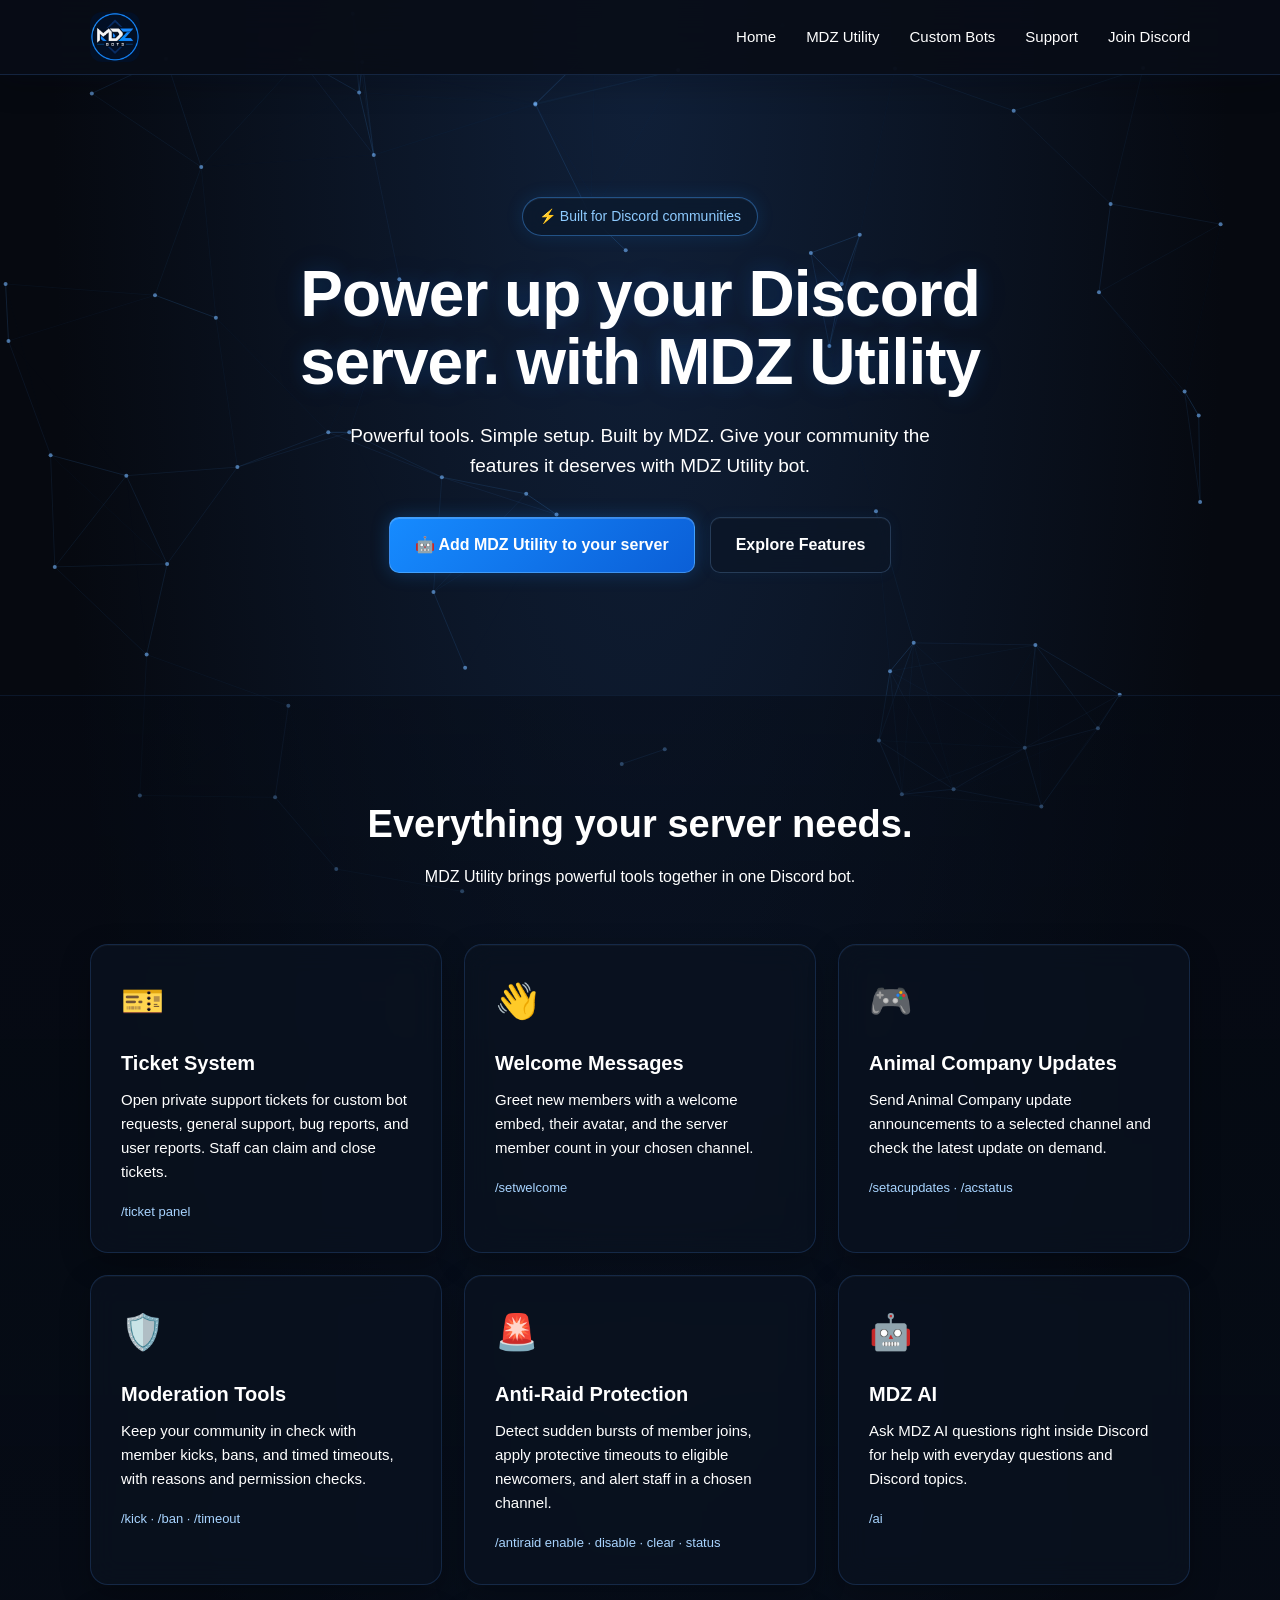
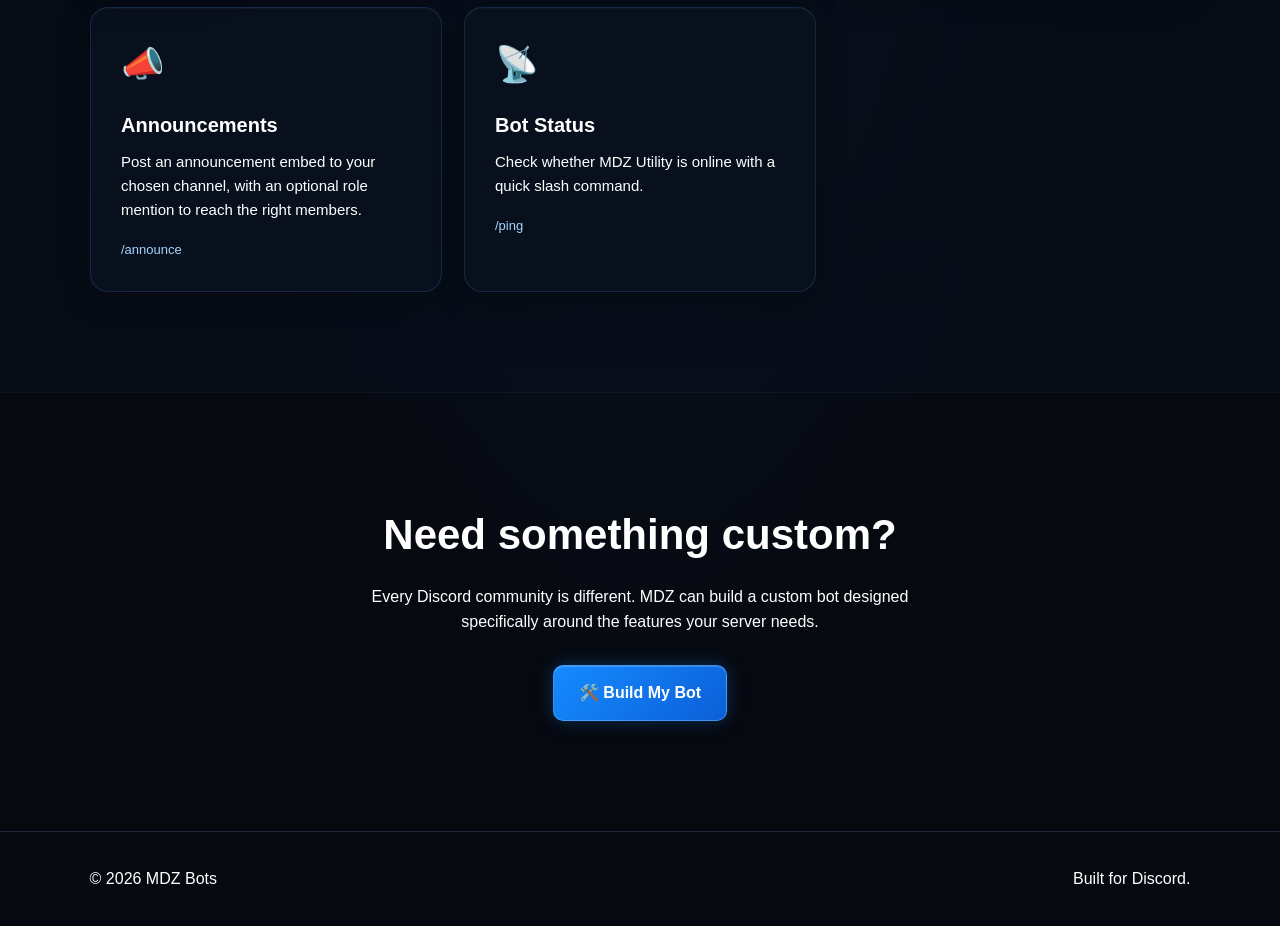
<file: index.html>
<!DOCTYPE html>
<html lang="en">
<head>
    <meta charset="UTF-8">
    <meta name="viewport" content="width=device-width, initial-scale=1.0">

    <title>MDZ Bots</title>

    <style>
        /* Keep text readable even while the shared stylesheet is loading. */
        body {
            color: #ffffff;
            background-color: #060910;
            font-family: "gg sans", "Noto Sans", "Helvetica Neue", "Segoe UI", Helvetica, Arial, sans-serif;
        }
        button, input, textarea, select {
            font: inherit;
            color: #ffffff;
        }
        * {
            margin: 0;
            padding: 0;
            box-sizing: border-box;
        }

        html {
            scroll-behavior: smooth;
        }

        /* NAVBAR */

nav {
    height: 75px;
    display: flex;
    align-items: center;
    justify-content: space-between;
    padding: 0 7%;

    background: rgba(5, 10, 20, 0.68);
    backdrop-filter: blur(18px);
    -webkit-backdrop-filter: blur(18px);

    border-bottom: 1px solid rgba(80, 150, 255, 0.18);

    box-shadow:
        0 8px 30px rgba(0, 0, 0, 0.25),
        0 0 25px rgba(22, 139, 255, 0.05);

    position: relative;
    z-index: 10;
}

        .logo {
            display: flex;
            align-items: center;
            text-decoration: none;
}

        .logo img {
            height: 50px;
            width: 50px;
            object-fit: cover;
            border-radius: 12px;
}

        .logo span {
            color: #168bff;
        }

        .nav-links {
            display: flex;
            gap: 30px;
        }

        .nav-links a {
            color: #ffffff;
            text-decoration: none;
            font-size: 15px;
        }

        .nav-links a:hover {
            color: white;
        }

        /* HERO */

.hero {
    min-height: 620px;
    display: flex;
    flex-direction: column;
    justify-content: center;
    align-items: center;
    text-align: center;
    padding: 80px 20px;
    position: relative;
    z-index: 1;
    background:
        radial-gradient(
            circle at center,
            rgba(22, 139, 255, 0.16),
            transparent 45%
        );
}
.hero::before {
    content: "";
    position: absolute;
    width: 520px;
    height: 520px;
    border-radius: 50%;
    background:
        radial-gradient(
            circle,
            rgba(22, 139, 255, 0.20) 0%,
            rgba(22, 139, 255, 0.08) 35%,
            transparent 70%
        );
    filter: blur(20px);
    z-index: -1;
}
.badge {
    color: #8ecbff;
    background: rgba(10, 25, 45, 0.62);
    border: 1px solid rgba(70, 160, 255, 0.42);

    padding: 8px 16px;
    border-radius: 30px;
    margin-bottom: 25px;
    font-size: 14px;

    backdrop-filter: blur(12px);
    -webkit-backdrop-filter: blur(12px);

    box-shadow:
        0 0 18px rgba(22, 139, 255, 0.14),
        inset 0 1px 0 rgba(255,255,255,0.05);
}
        .hero h1 {
            max-width: 850px;
            font-size: 64px;
            line-height: 1.05;
            letter-spacing: -1px;

            text-shadow:
                0 0 20px rgba(22, 139, 255, 0.18),
                0 0 45px rgba(22, 139, 255, 0.08);
        }

        .hero h1 span {
            color: #168bff;
        }

        .hero p {
            max-width: 650px;
            color: #ffffff;
            font-size: 19px;
            line-height: 1.6;
            margin-top: 25px;
        }

        .hero-buttons {
            display: flex;
            gap: 15px;
            margin-top: 35px;
        }

        .button {
            display: inline-block;
            padding: 15px 25px;
            border-radius: 10px;
            text-decoration: none;
            font-weight: bold;
            transition: 0.2s;
        }

.primary {
    background: linear-gradient(
        135deg,
        #168bff,
        #0b5fd7
    );

    color: white;

    border: 1px solid rgba(120, 190, 255, 0.45);

    box-shadow:
        0 0 18px rgba(22, 139, 255, 0.28),
        inset 0 1px 0 rgba(255, 255, 255, 0.18);
}
.secondary {
    color: white;

    background: rgba(12, 22, 38, 0.62);
    border: 1px solid rgba(120, 170, 230, 0.25);

    backdrop-filter: blur(12px);
    -webkit-backdrop-filter: blur(12px);

    box-shadow:
        inset 0 1px 0 rgba(255,255,255,0.04),
        0 0 15px rgba(22, 139, 255, 0.06);
}
        .button:hover {
            transform: translateY(-3px);
        }

        /* FEATURES */

.features-section {
    padding: 100px 7%;
    position: relative;
    z-index: 1;

    background:
        linear-gradient(
            180deg,
            rgba(5, 10, 20, 0.45),
            rgba(7, 15, 28, 0.65)
        );

    border-top: 1px solid rgba(80, 150, 255, 0.08);
    border-bottom: 1px solid rgba(80, 150, 255, 0.08);
}

        .section-title {
            text-align: center;
            margin-bottom: 55px;
        }

        .section-title h2 {
            font-size: 38px;
            margin-bottom: 12px;
        }

        .section-title p {
            color: #ffffff;
        }

        .features {
            max-width: 1100px;
            margin: auto;
            display: grid;
            grid-template-columns: repeat(3, 1fr);
            gap: 22px;
        }
.feature-card {
    background: rgba(10, 18, 32, 0.72);
    border: 1px solid rgba(80, 150, 255, 0.18);
    border-radius: 18px;
    padding: 30px;

    backdrop-filter: blur(14px);
    -webkit-backdrop-filter: blur(14px);

    box-shadow:
        inset 0 1px 0 rgba(255,255,255,0.03),
        0 10px 30px rgba(0,0,0,0.25);

    transition: 0.25s;
}

.feature-card:hover {
    transform: translateY(-6px);
    border-color: rgba(22, 139, 255, 0.75);

    box-shadow:
        0 14px 35px rgba(0, 0, 0, 0.35),
        0 0 25px rgba(22, 139, 255, 0.18),
        inset 0 1px 0 rgba(255,255,255,0.04);
}

        .feature-icon {
            font-size: 35px;
            margin-bottom: 20px;
        }

        .feature-card h3 {
            margin-bottom: 10px;
            font-size: 20px;
        }

        .feature-card p {
            color: #ffffff;
            line-height: 1.6;
            font-size: 15px;
        }

        .feature-card .feature-commands {
            margin-top: 18px;
            color: #a8d4ff;
            font-size: 13px;
            overflow-wrap: anywhere;
        }

        /* CUSTOM BOT */

.custom-section {
    padding: 110px 20px;
    text-align: center;
    position: relative;
    z-index: 1;

    background:
        radial-gradient(
            circle at 50% 40%,
            rgba(22, 139, 255, 0.16),
            transparent 38%
        ),
        linear-gradient(
            180deg,
            rgba(4, 9, 18, 0.35),
            rgba(4, 10, 22, 0.60)
        );
}

        .custom-section h2 {
            font-size: 42px;
            margin-bottom: 18px;
        }

        .custom-section p {
            color: #ffffff;
            max-width: 600px;
            margin: 0 auto 30px;
            line-height: 1.6;
        }

        /* FOOTER */

        footer {
            padding: 35px 7%;
            border-top: 1px solid #1c2638;
            color: #ffffff;
            display: flex;
            justify-content: space-between;
        }

        /* MOBILE */

        @media (max-width: 800px) {

            .nav-links {
                display: none;
            }

            .hero h1 {
                font-size: 43px;
            }

            .hero-buttons {
                flex-direction: column;
                width: 100%;
                max-width: 300px;
            }

            .features {
                grid-template-columns: 1fr;
            }

            footer {
                flex-direction: column;
                gap: 10px;
                text-align: center;
            }
        }

/* Explicit foreground colors for headings and cards, independent of inheritance. */
.hero h1,
.hero h1 span,
.section-title h2,
.custom-section h2,
.feature-card,
.feature-card h3,
.feature-card p,
.page-header h1,
.page-header h1 span {
    color: #ffffff;
}
    </style>

    <link rel="stylesheet" href="background.css?v=white-headings-2">
    <script src="background.js?v=larger-particles-1" defer></script>
</head>

<body>

    <nav>
     <a href="index.html" class="logo">
    <img src="images/mdz-logo.png" alt="MDZ Bots Logo">
</a>   

        <div class="nav-links">
            <a href="#">Home</a>
            <a href="#features">MDZ Utility</a>
            <a href="#custom">Custom Bots</a>
            <a href="#">Support</a>
            <a href="https://discord.gg/WzQwJwTrp" target="_blank">
    Join Discord
</a>
        </div>
    </nav>


    <section class="hero">

        <div class="badge">
            ⚡ Built for Discord communities
        </div>

        <h1>
            Power up your
            <span>Discord server.</span> with MDZ Utility 
        </h1>

        <p>
            Powerful tools. Simple setup. Built by MDZ.
            Give your community the features it deserves
            with MDZ Utility bot.
        </p>

        <div class="hero-buttons">

        <a href="https://discord.com/oauth2/authorize?client_id=1558255894062702695&scope=bot%20applications.commands&permissions=8"
   class="button primary"
   target="_blank">
    🤖 Add MDZ Utility to your server
</a>
            <a href="#features" class="button secondary">
                Explore Features
            </a>

        </div>

    </section>


    <section class="features-section" id="features">

        <div class="section-title">
            <h2>Everything your server needs.</h2>
            <p>
                MDZ Utility brings powerful tools together
                in one Discord bot.
            </p>
        </div>

        <div class="features">

            <div class="feature-card">
                <div class="feature-icon" aria-hidden="true">🎫</div>
                <h3>Ticket System</h3>
                <p>Open private support tickets for custom bot requests, general support, bug reports, and user reports. Staff can claim and close tickets.</p>
                <p class="feature-commands">/ticket panel</p>
            </div>

            <div class="feature-card">
                <div class="feature-icon" aria-hidden="true">👋</div>
                <h3>Welcome Messages</h3>
                <p>Greet new members with a welcome embed, their avatar, and the server member count in your chosen channel.</p>
                <p class="feature-commands">/setwelcome</p>
            </div>

            <div class="feature-card">
                <div class="feature-icon" aria-hidden="true">🎮</div>
                <h3>Animal Company Updates</h3>
                <p>Send Animal Company update announcements to a selected channel and check the latest update on demand.</p>
                <p class="feature-commands">/setacupdates · /acstatus</p>
            </div>

            <div class="feature-card">
                <div class="feature-icon" aria-hidden="true">🛡️</div>
                <h3>Moderation Tools</h3>
                <p>Keep your community in check with member kicks, bans, and timed timeouts, with reasons and permission checks.</p>
                <p class="feature-commands">/kick · /ban · /timeout</p>
            </div>

            <div class="feature-card">
                <div class="feature-icon" aria-hidden="true">🚨</div>
                <h3>Anti-Raid Protection</h3>
                <p>Detect sudden bursts of member joins, apply protective timeouts to eligible newcomers, and alert staff in a chosen channel.</p>
                <p class="feature-commands">/antiraid enable · disable · clear · status</p>
            </div>

            <div class="feature-card">
                <div class="feature-icon" aria-hidden="true">🤖</div>
                <h3>MDZ AI</h3>
                <p>Ask MDZ AI questions right inside Discord for help with everyday questions and Discord topics.</p>
                <p class="feature-commands">/ai</p>
            </div>

            <div class="feature-card">
                <div class="feature-icon" aria-hidden="true">📣</div>
                <h3>Announcements</h3>
                <p>Post an announcement embed to your chosen channel, with an optional role mention to reach the right members.</p>
                <p class="feature-commands">/announce</p>
            </div>

            <div class="feature-card">
                <div class="feature-icon" aria-hidden="true">📡</div>
                <h3>Bot Status</h3>
                <p>Check whether MDZ Utility is online with a quick slash command.</p>
                <p class="feature-commands">/ping</p>
            </div>

        </div>

    </section>


    <section class="custom-section" id="custom">

        <h2>Need something custom?</h2>

        <p>
            Every Discord community is different.
            MDZ can build a custom bot designed specifically
            around the features your server needs.
        </p>

        <a href="custom-bot.html" class="button primary">
    🛠️ Build My Bot
</a>
    </section>


    <footer>

        <div>
            © 2026 MDZ Bots
        </div>

        <div>
            Built for Discord.
        </div>

    </footer>

</body>
</html>
</file>
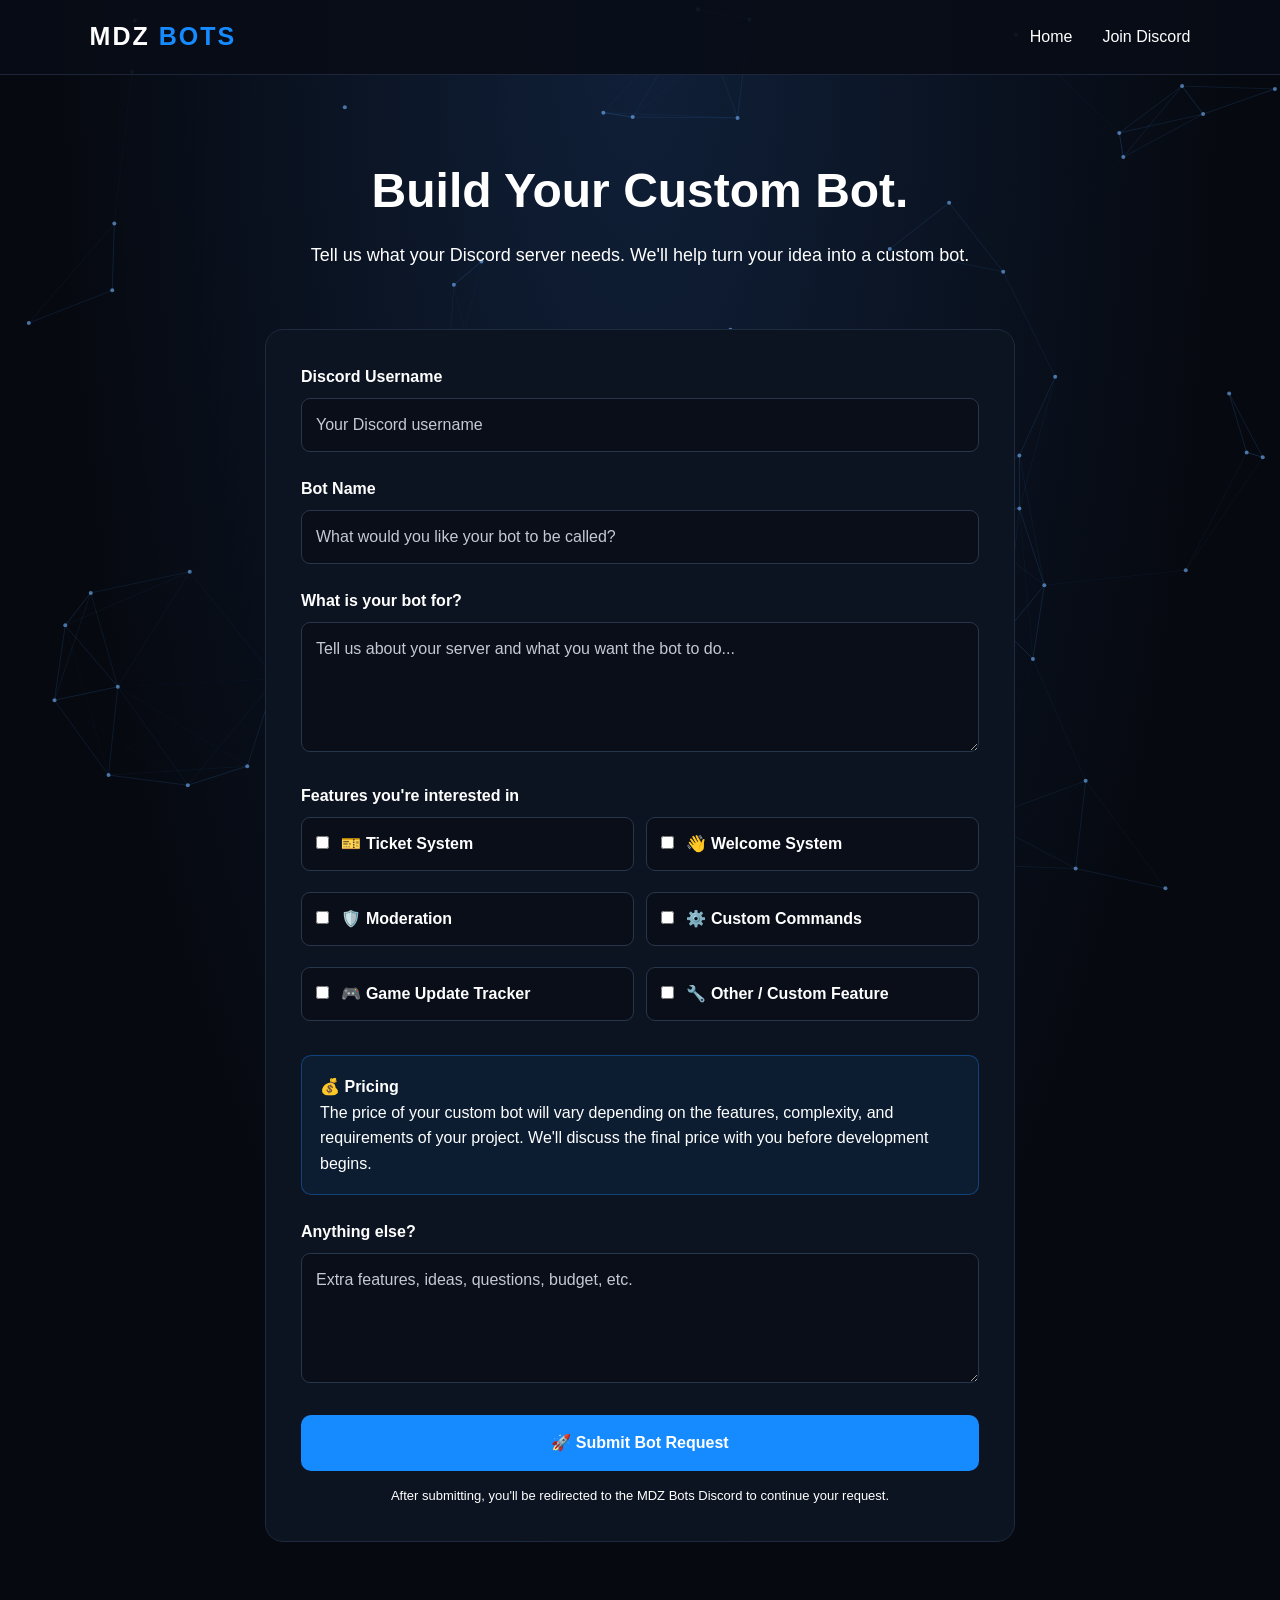
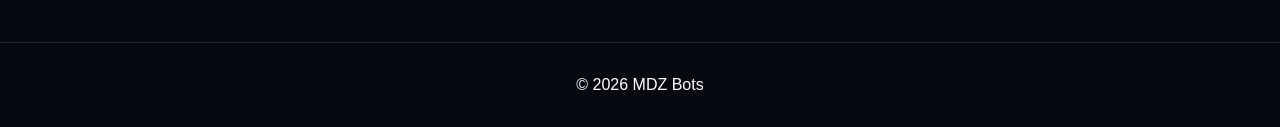
<file: custom-bot.html>
<!DOCTYPE html>
<html lang="en">
<head>
    <meta charset="UTF-8">
    <meta name="viewport" content="width=device-width, initial-scale=1.0">

    <title>Custom Bot | MDZ Bots</title>

    <style>
        /* Keep text readable even while the shared stylesheet is loading. */
        body {
            color: #ffffff;
            background-color: #060910;
            font-family: "gg sans", "Noto Sans", "Helvetica Neue", "Segoe UI", Helvetica, Arial, sans-serif;
        }
        button, input, textarea, select {
            font: inherit;
            color: #ffffff;
        }
    .price-notice {
    background: rgba(22, 139, 255, 0.08);
    border: 1px solid rgba(22, 139, 255, 0.35);
    border-radius: 10px;
    padding: 18px;
    color: #ffffff;
    line-height: 1.6;
}

.price-notice strong {
    color: white;
}

        * {
            margin: 0;
            padding: 0;
            box-sizing: border-box;
        }

        body {
            background: #070b14;
            color: white;
        }

        nav {
            height: 75px;
            display: flex;
            align-items: center;
            justify-content: space-between;
            padding: 0 7%;
            border-bottom: 1px solid #1c2638;
            background: #090e19;
        }

        .logo {
            font-size: 25px;
            font-weight: bold;
            letter-spacing: 2px;
            text-decoration: none;
            color: white;
        }

        .logo span {
            color: #168bff;
        }

        .nav-links {
            display: flex;
            gap: 30px;
        }

        .nav-links a {
            color: #ffffff;
            text-decoration: none;
        }

        .nav-links a:hover {
            color: white;
        }

        .page-header {
            text-align: center;
            padding: 80px 20px 40px;
        }

        .page-header h1 {
            font-size: 48px;
            margin-bottom: 15px;
        }

        .page-header h1 span {
            color: #168bff;
        }

        .page-header p {
            color: #ffffff;
            font-size: 18px;
        }

        .form-container {
            max-width: 750px;
            margin: 20px auto 100px;
            background: #0d1421;
            border: 1px solid #1e2a3d;
            border-radius: 18px;
            padding: 35px;
        }

        .form-group {
            margin-bottom: 25px;
        }

        label {
            display: block;
            margin-bottom: 9px;
            font-weight: bold;
        }

        input,
        textarea {
            width: 100%;
            background: #090e19;
            border: 1px solid #28364c;
            color: white;
            padding: 14px;
            border-radius: 9px;
            font-size: 16px;
        }

        input:focus,
        textarea:focus {
            outline: none;
            border-color: #168bff;
        }

        textarea {
            min-height: 130px;
            resize: vertical;
        }

        .features {
            display: grid;
            grid-template-columns: repeat(2, 1fr);
            gap: 12px;
        }

        .feature-option {
            background: #090e19;
            border: 1px solid #28364c;
            padding: 14px;
            border-radius: 9px;
        }

        .feature-option input {
            width: auto;
            margin-right: 8px;
        }

        .submit-button {
            width: 100%;
            border: none;
            background: #168bff;
            color: white;
            padding: 16px;
            border-radius: 10px;
            font-size: 16px;
            font-weight: bold;
            cursor: pointer;
        }

        .submit-button:hover {
            transform: translateY(-2px);
        }

        .notice {
            color: #ffffff;
            font-size: 13px;
            text-align: center;
            margin-top: 15px;
        }

        footer {
            text-align: center;
            padding: 30px;
            color: #ffffff;
            border-top: 1px solid #1c2638;
        }

        @media (max-width: 700px) {
            .nav-links {
                display: none;
            }

            .features {
                grid-template-columns: 1fr;
            }

            .page-header h1 {
                font-size: 36px;
            }

            .form-container {
                margin: 20px 15px 70px;
            }
        }

/* Explicit foreground colors for headings and cards, independent of inheritance. */
.hero h1,
.hero h1 span,
.section-title h2,
.custom-section h2,
.feature-card,
.feature-card h3,
.feature-card p,
.page-header h1,
.page-header h1 span {
    color: #ffffff;
}
    </style>
    <link rel="stylesheet" href="background.css?v=white-headings-2">
    <script src="background.js?v=larger-particles-1" defer></script>
</head>

<body>

    <nav>
        <a href="index.html" class="logo">
            MDZ <span>BOTS</span>
        </a>

        <div class="nav-links">
            <a href="index.html">Home</a>

            <a href="https://discord.gg/WzQwJwTrp"
               target="_blank">
                Join Discord
            </a>
        </div>
    </nav>


    <section class="page-header">
        <h1>Build Your <span>Custom Bot.</span></h1>

        <p>
            Tell us what your Discord server needs.
            We'll help turn your idea into a custom bot.
        </p>
    </section>


    <div class="form-container">

        <form id="botRequestForm"></form>

            <div class="form-group">
                <label>Discord Username</label>
                <input
    type="text"
    name="discordUsername"
    placeholder="Your Discord username"
    required
>
            </div>

            <div class="form-group">
                <label>Bot Name</label>
                <input
    type="text"
    name="botName"
    placeholder="What would you like your bot to be called?"
>
            </div>

            <div class="form-group">
                <label>What is your bot for?</label>
                <textarea
    name="botPurpose"
    placeholder="Tell us about your server and what you want the bot to do..."
    required
></textarea>
            </div>


            <div class="form-group">

                <label>Features you're interested in</label>

                <div class="features">

                    <label class="feature-option">
                      <input type="checkbox" name="features" value="Ticket System">  
                        🎫 Ticket System
                    </label>

                    <label class="feature-option">
                        <input type="checkbox" name="features" value="Welcome System">
                        👋 Welcome System
                    </label>

                    <label class="feature-option">
                        <input type="checkbox" name="features" value="Moderation">
                        🛡️ Moderation
                    </label>

                    <label class="feature-option">
                        <input type="checkbox" name="features" value="Custom Commands">
                        ⚙️ Custom Commands
                    </label>

                    <label class="feature-option">
                        <input type="checkbox" name="features" value="Game Update Tracker">
                        🎮 Game Update Tracker
                    </label>

                    <label class="feature-option">
                        <input type="checkbox" name="features" value="Other / Custom Feature">
                        🔧 Other / Custom Feature
                    </label>

                </div>

            </div>

    <div class="form-group">
    <div class="price-notice">
        💰 <strong>Pricing</strong><br>
        The price of your custom bot will vary depending on
        the features, complexity, and requirements of your project.
        We'll discuss the final price with you before development begins.
    </div>
</div>
            <div class="form-group">
                <label>Anything else?</label>

                <textarea
    name="extraNotes"
    placeholder="Extra features, ideas, questions, budget, etc."
></textarea>
            </div>


<button
    type="button"
    class="submit-button"
    onclick="submitBotRequest()">
    🚀 Submit Bot Request
</button>
           <div class="notice">
    After submitting, you'll be redirected to the MDZ Bots Discord
    to continue your request.
</div> 
        </form>

    </div>


    <footer>
        © 2026 MDZ Bots
    </footer>

<script>
    async function submitBotRequest() {
        const form = document.getElementById("botRequestForm");
        const formData = new FormData(form);

        const discordUsername = document.querySelector('[name="discordUsername"]').value.trim();
        const botName = formData.get("botName") || "Not specified";
        const botPurpose = document.querySelector('[name="botPurpose"]').value.trim();
        const extraNotes = formData.get("extraNotes") || "None";
        const features = formData.getAll("features");

        if (!discordUsername || !botPurpose) {
            alert("Please enter your Discord username and tell us what your bot is for.");
            return;
        }

        const request = `
MDZ CUSTOM BOT REQUEST

Discord Username: ${discordUsername}
Bot Name: ${botName}

BOT PURPOSE:
${botPurpose}

FEATURES:
${features.length > 0 ? features.join(", ") : "None selected"}

EXTRA NOTES:
${extraNotes}
        `.trim();

        try {
            await navigator.clipboard.writeText(request);

            alert(
                "Your bot request has been copied! 🚀\n\n" +
                "You will now be sent to the MDZ Bots Discord.\n" +
                "Open a Custom Bot ticket and paste your request."
            );

            window.open(
                "https://discord.gg/WzQwJwTrp",
                "_blank"
            );

        } catch (error) {
            console.error(error);

            alert(
                "Your request is ready, but it couldn't be copied automatically."
            );
        }
    }
</script>
</body>
</html>
</file>
<file: background.css>
/* Shared background: keep decorative layers behind every page control. */
body {
    color: #ffffff;
    font-family: "gg sans", "Noto Sans", "Helvetica Neue", "Segoe UI", Helvetica, Arial, sans-serif;
    line-height: 1.5;
    min-height: 100vh;
    position: relative;
    isolation: isolate;
    background: #060910;
    background-image: radial-gradient(ellipse at 50% 0%, #102039 0%, transparent 65%);
}
#network-background {
    position: fixed;
    inset: 0;
    width: 100%;
    height: 100%;
    z-index: -1;
    pointer-events: none;
}
.hero, .custom-section {
    background: transparent;
}
.hero::before {
    content: none;
}
nav {
    background: rgba(8, 13, 23, 0.9);
}
footer {
    position: relative;
}
@media (prefers-reduced-motion: reduce) {
    html { scroll-behavior: auto; }
}

/* Native controls otherwise use a separate browser font. */
button, input, textarea, select {
    font: inherit;
    color: #ffffff;
}
input::placeholder, textarea::placeholder {
    color: #c4c9d4;
    opacity: 1;
}

/* Explicit foreground colors for headings and cards, independent of inheritance. */
.hero h1,
.hero h1 span,
.section-title h2,
.custom-section h2,
.feature-card,
.feature-card h3,
.feature-card p,
.page-header h1,
.page-header h1 span {
    color: #ffffff;
}
</file>
